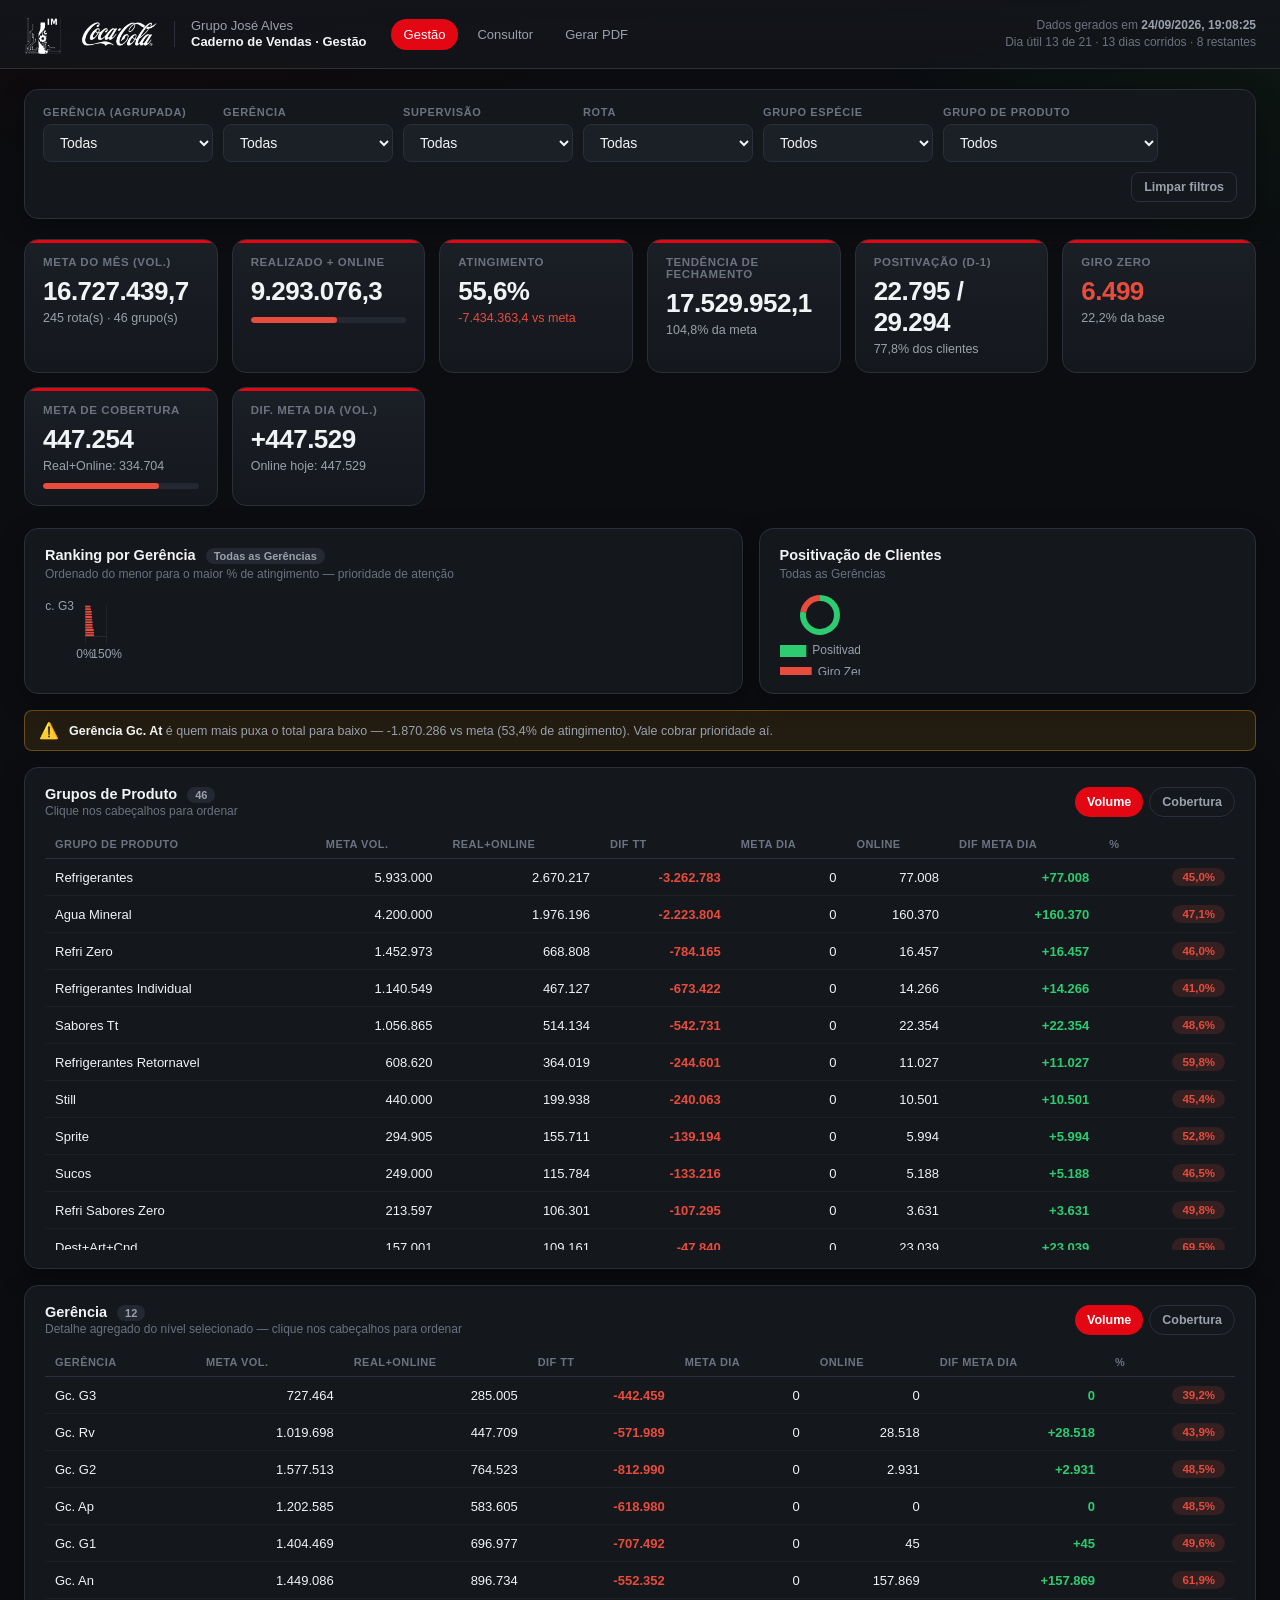
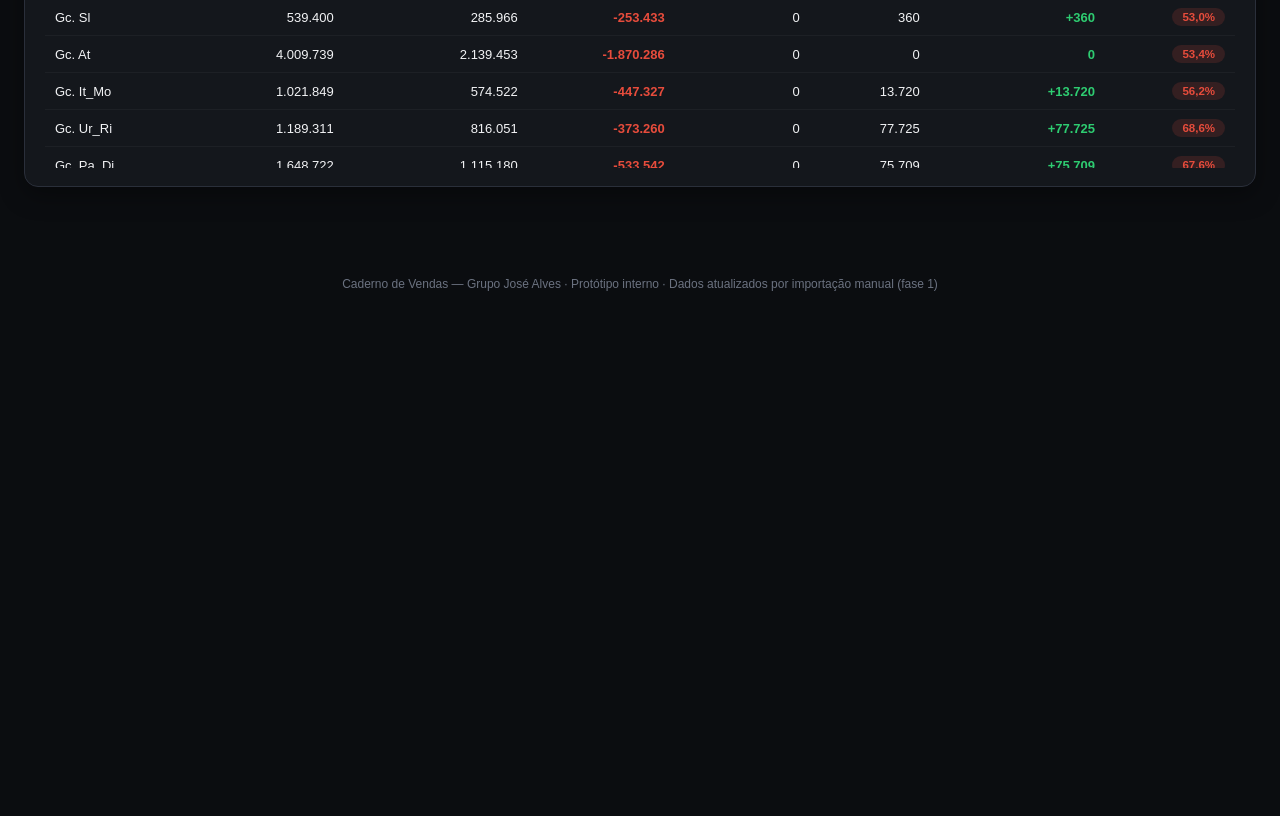
<file: index.html>
<!DOCTYPE html>
<html lang="pt-BR">
<head>
<meta charset="UTF-8">
<meta name="viewport" content="width=device-width, initial-scale=1.0">
<title>Caderno de Vendas · Gestão</title>
<link rel="stylesheet" href="./style.css">
<script src="./lib/chart.umd.js"></script>
</head>
<body>

<div class="topbar">
  <div class="im-badge"><img src="./assets/im-logo.png" alt="IM"></div>
  <div class="brand-ko"><img src="./assets/coca-cola-logo.png" alt="Coca-Cola"></div>
  <div class="brand-sep"></div>
  <div class="brand-sub">Grupo José Alves<br><b>Caderno de Vendas · Gestão</b></div>
  <div class="nav-links">
    <a href="./index.html" class="active">Gestão</a>
    <a href="./consultor.html">Consultor</a>
    <a href="./pdf.html">Gerar PDF</a>
  </div>
  <div class="spacer"></div>
  <div class="meta" id="topMeta">carregando...</div>
</div>

<div class="container">

  <div class="filterbar">
    <div class="field">
      <label>Gerência (agrupada)</label>
      <select id="fGcAgr"><option value="">Todas</option></select>
    </div>
    <div class="field">
      <label>Gerência</label>
      <select id="fGc"><option value="">Todas</option></select>
    </div>
    <div class="field">
      <label>Supervisão</label>
      <select id="fSv"><option value="">Todas</option></select>
    </div>
    <div class="field">
      <label>Rota</label>
      <select id="fRota"><option value="">Todas</option></select>
    </div>
    <div class="field">
      <label>Grupo Espécie</label>
      <select id="fGrupoEspecie"><option value="">Todos</option></select>
    </div>
    <div class="field">
      <label>Grupo de Produto</label>
      <select id="fProduto"><option value="">Todos</option></select>
    </div>
    <button class="btn ghost sm" id="btnClear" style="margin-left:auto">Limpar filtros</button>
  </div>

  <div id="app" class="loading">Carregando dados…</div>

</div>

<footer class="note">Caderno de Vendas — Grupo José Alves · Protótipo interno · Dados atualizados por importação manual (fase 1)</footer>

<script src="./data.js"></script>
<script src="./app-common.js"></script>
<script src="./app-gestao.js"></script>
</body>
</html>
</file>
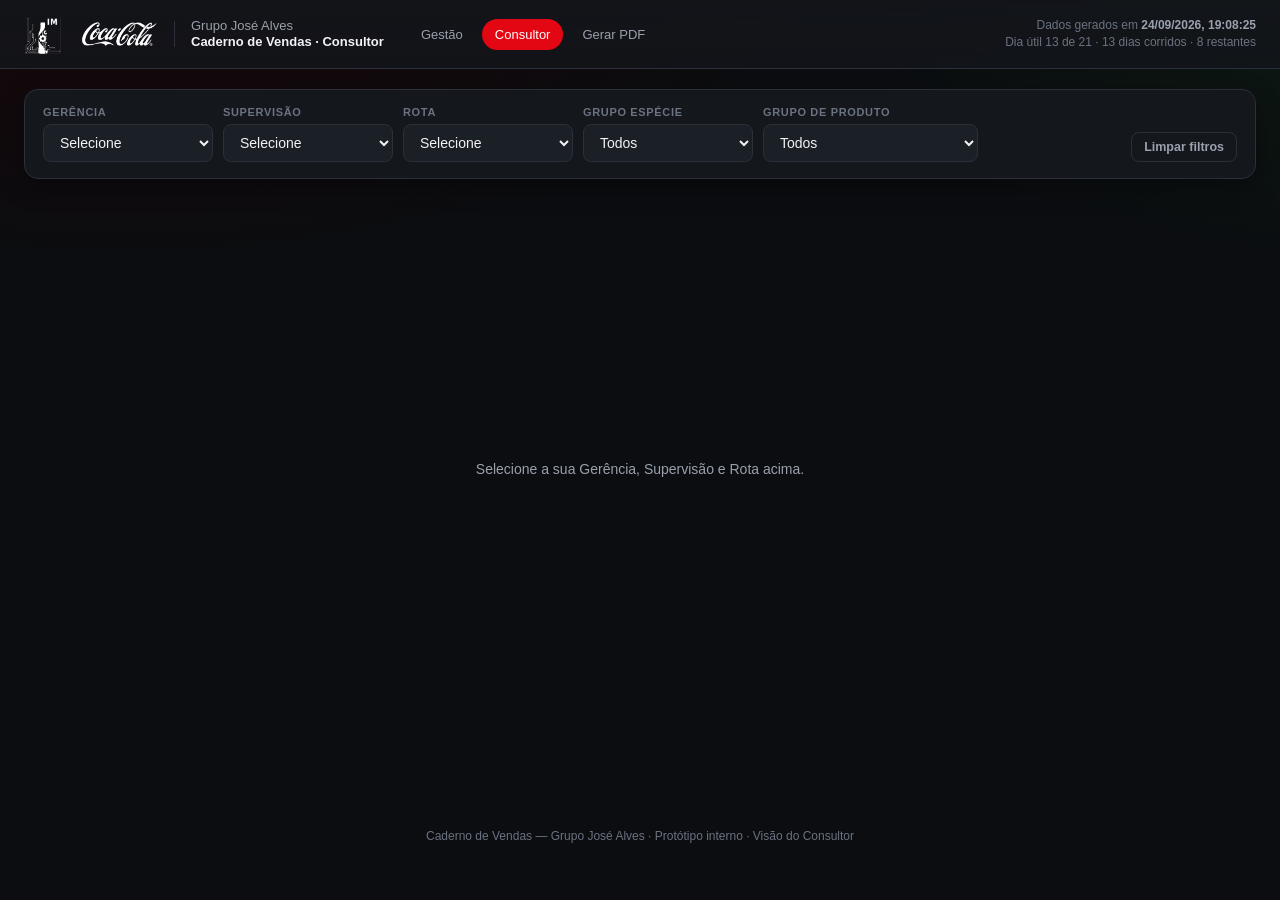
<file: consultor.html>
<!DOCTYPE html>
<html lang="pt-BR">
<head>
<meta charset="UTF-8">
<meta name="viewport" content="width=device-width, initial-scale=1.0">
<title>Caderno de Vendas · Consultor</title>
<link rel="stylesheet" href="./style.css">
<script src="./lib/chart.umd.js"></script>
</head>
<body>

<div class="topbar">
  <div class="im-badge"><img src="./assets/im-logo.png" alt="IM"></div>
  <div class="brand-ko"><img src="./assets/coca-cola-logo.png" alt="Coca-Cola"></div>
  <div class="brand-sep"></div>
  <div class="brand-sub">Grupo José Alves<br><b>Caderno de Vendas · Consultor</b></div>
  <div class="nav-links">
    <a href="./index.html">Gestão</a>
    <a href="./consultor.html" class="active">Consultor</a>
    <a href="./pdf.html">Gerar PDF</a>
  </div>
  <div class="spacer"></div>
  <div class="meta" id="topMeta">carregando...</div>
</div>

<div class="container">

  <div class="filterbar">
    <div class="field">
      <label>Gerência</label>
      <select id="fGc"><option value="">Selecione</option></select>
    </div>
    <div class="field">
      <label>Supervisão</label>
      <select id="fSv"><option value="">Selecione</option></select>
    </div>
    <div class="field">
      <label>Rota</label>
      <select id="fRota"><option value="">Selecione</option></select>
    </div>
    <div class="field">
      <label>Grupo Espécie</label>
      <select id="fGrupoEspecie"><option value="">Todos</option></select>
    </div>
    <div class="field">
      <label>Grupo de Produto</label>
      <select id="fProduto"><option value="">Todos</option></select>
    </div>
    <button class="btn ghost sm" id="btnClear" style="margin-left:auto">Limpar filtros</button>
  </div>

  <div id="app" class="loading">Selecione a sua Gerência, Supervisão e Rota acima.</div>

</div>

<footer class="note">Caderno de Vendas — Grupo José Alves · Protótipo interno · Visão do Consultor</footer>

<script src="./data.js"></script>
<script src="./app-common.js"></script>
<script src="./app-consultor.js"></script>
</body>
</html>
</file>
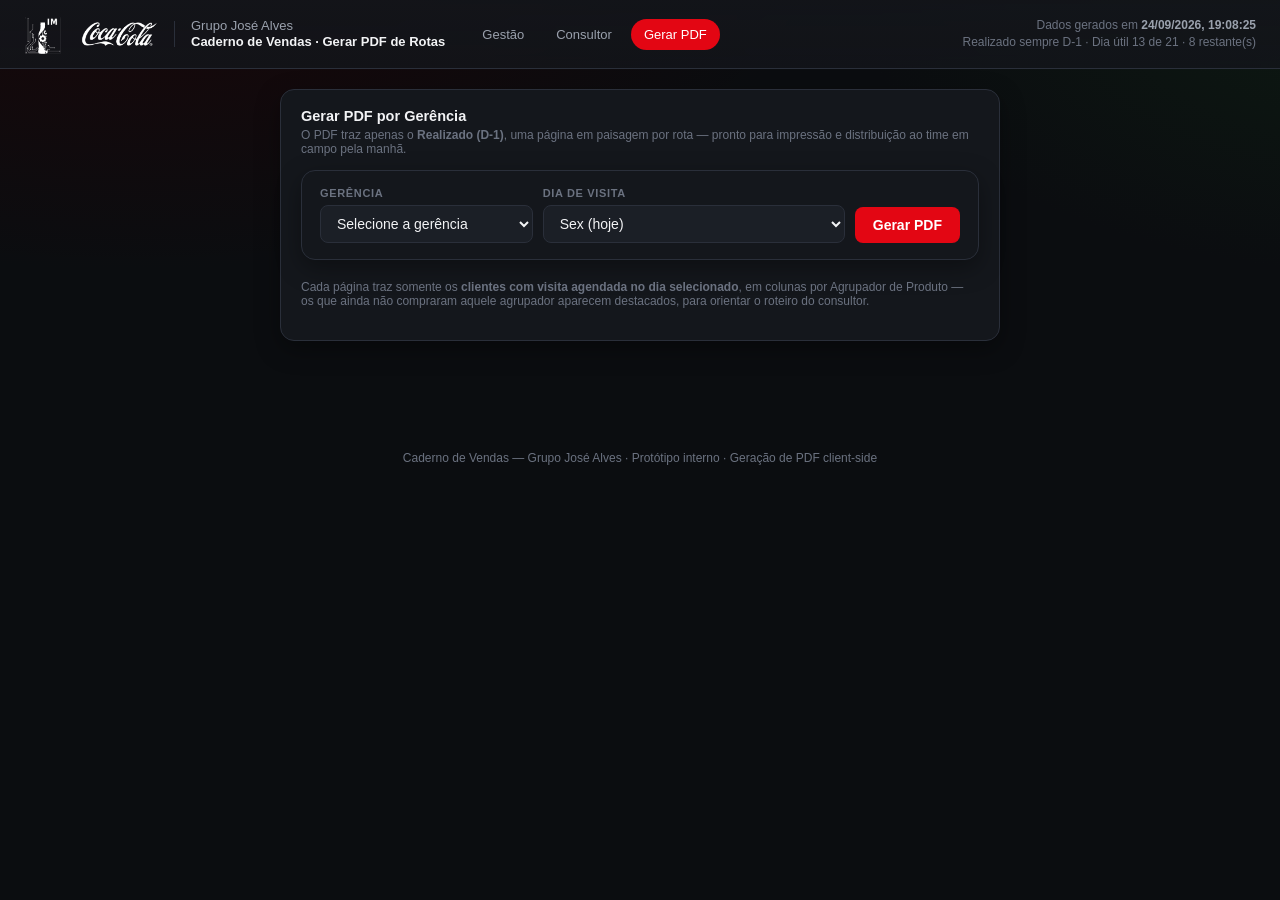
<file: pdf.html>
<!DOCTYPE html>
<html lang="pt-BR">
<head>
<meta charset="UTF-8">
<meta name="viewport" content="width=device-width, initial-scale=1.0">
<title>Caderno de Vendas · Gerar PDF</title>
<link rel="stylesheet" href="./style.css">
<script src="./lib/jspdf.umd.min.js"></script>
<script src="./lib/jspdf.plugin.autotable.min.js"></script>
</head>
<body>

<div class="topbar">
  <div class="im-badge"><img src="./assets/im-logo.png" alt="IM"></div>
  <div class="brand-ko"><img src="./assets/coca-cola-logo.png" alt="Coca-Cola"></div>
  <div class="brand-sep"></div>
  <div class="brand-sub">Grupo José Alves<br><b>Caderno de Vendas · Gerar PDF de Rotas</b></div>
  <div class="nav-links">
    <a href="./index.html">Gestão</a>
    <a href="./consultor.html">Consultor</a>
    <a href="./pdf.html" class="active">Gerar PDF</a>
  </div>
  <div class="spacer"></div>
  <div class="meta" id="topMeta">carregando...</div>
</div>

<div class="container">
  <div class="panel" style="max-width:720px; margin: 0 auto 20px;">
    <h3>Gerar PDF por Gerência</h3>
    <div class="panel-sub">
      O PDF traz apenas o <b>Realizado (D-1)</b>, uma página em paisagem por rota — pronto para impressão e distribuição
      ao time em campo pela manhã.
    </div>
    <div class="filterbar" style="margin-top:6px">
      <div class="field" style="flex:1">
        <label>Gerência</label>
        <select id="fGc"><option value="">Selecione a gerência</option></select>
      </div>
      <div class="field">
        <label>Dia de visita</label>
        <select id="fDia"></select>
      </div>
      <button class="btn" id="btnGerar" disabled>Gerar PDF</button>
    </div>
    <div class="panel-sub" style="margin-top:10px">
      Cada página traz somente os <b>clientes com visita agendada no dia selecionado</b>,
      em colunas por Agrupador de Produto — os que ainda não compraram aquele agrupador
      aparecem destacados, para orientar o roteiro do consultor.
    </div>
    <div id="status" style="margin-top:12px; font-size:13px; color:var(--text-dim)"></div>
  </div>
</div>

<footer class="note">Caderno de Vendas — Grupo José Alves · Protótipo interno · Geração de PDF client-side</footer>

<script src="./data.js"></script>
<script src="./app-common.js"></script>
<script src="./app-pdf.js"></script>
</body>
</html>
</file>
<file: style.css>
:root{
  --bg: #0b0d10;
  --bg-elev1: #14171c;
  --bg-elev2: #1b1f26;
  --bg-elev3: #232833;
  --border: #2a2f3a;
  --text: #f2f3f5;
  --text-dim: #9aa1ad;
  --text-faint: #6b7280;
  --ko-red: #e30613;
  --ko-red-dim: #7a0a10;
  --good: #2ecc71;
  --warn: #f5a623;
  --bad: #e74c3c;
  --accent: #ffffff;
  --radius: 14px;
  --radius-sm: 8px;
  --shadow: 0 8px 24px rgba(0,0,0,.35);
  font-size: 16px;
}

*{box-sizing:border-box}
html,body{margin:0;padding:0}
body{
  background: radial-gradient(1200px 600px at 10% -10%, #1a0507 0%, transparent 60%),
              radial-gradient(1000px 500px at 110% 0%, #0d1a12 0%, transparent 55%),
              var(--bg);
  color: var(--text);
  font-family: 'Inter', -apple-system, BlinkMacSystemFont, "Segoe UI", Roboto, Helvetica, Arial, sans-serif;
  min-height:100vh;
}

a{color:inherit}

/* ---------- Topbar ---------- */
.topbar{
  display:flex; align-items:center; gap:16px;
  padding: 14px 24px;
  background: linear-gradient(180deg, rgba(19,21,26,.95), rgba(19,21,26,.85));
  border-bottom: 1px solid var(--border);
  position: sticky; top:0; z-index: 50;
  backdrop-filter: blur(8px);
}
.topbar .im-badge{ height:40px; width:40px; flex:none; }
.topbar .im-badge img{width:100%;height:100%;object-fit:contain;display:block}
.brand-ko img{ height:26px; display:block; }
.brand-sep{width:1px;height:26px;background:var(--border)}
.brand-sub{ font-size:13px; color:var(--text-dim); line-height:1.2 }
.brand-sub b{color:var(--text); font-weight:600}
.topbar .spacer{flex:1}
.topbar .meta{
  font-size:12px; color:var(--text-faint); text-align:right; line-height:1.4;
}
.topbar .meta b{color:var(--text-dim)}
.nav-links{display:flex; gap:6px; margin-left: 8px}
.nav-links a{
  font-size:13px; padding:7px 12px; border-radius:999px; color:var(--text-dim);
  text-decoration:none; border:1px solid transparent;
}
.nav-links a:hover{color:var(--text); border-color:var(--border); background:var(--bg-elev2)}
.nav-links a.active{color:#fff; background:var(--ko-red); }

/* ---------- Layout ---------- */
.container{ max-width:1440px; margin:0 auto; padding: 20px 24px 60px; }

.filterbar{
  display:flex; flex-wrap:wrap; gap:10px; align-items:flex-end;
  background: var(--bg-elev1); border:1px solid var(--border);
  border-radius: var(--radius); padding:16px 18px; margin-bottom:20px;
  box-shadow: var(--shadow);
}
.filterbar .field{ display:flex; flex-direction:column; gap:6px; min-width:170px; }
.filterbar label{ font-size:11px; text-transform:uppercase; letter-spacing:.06em; color:var(--text-faint); font-weight:600 }
select, input[type=text]{
  background: var(--bg-elev2); border:1px solid var(--border); color:var(--text);
  padding:9px 12px; border-radius: var(--radius-sm); font-size:14px; min-width:160px;
  outline:none;
}
select:focus, input:focus{ border-color: var(--ko-red); }
.btn{
  background: var(--ko-red); color:#fff; border:none; padding:10px 18px;
  border-radius: var(--radius-sm); font-size:14px; font-weight:600; cursor:pointer;
  transition: filter .15s ease, transform .05s ease;
}
.btn:hover{filter:brightness(1.1)}
.btn:active{transform: translateY(1px)}
.btn.ghost{ background:transparent; border:1px solid var(--border); color:var(--text-dim) }
.btn.ghost:hover{color:var(--text); border-color:#454b58}
.btn.sm{padding:7px 12px; font-size:12.5px}
.view-toggle{display:inline-flex; gap:6px}
.view-toggle .btn{border-radius:999px}

.drag-callout{
  display:flex; align-items:center; gap:10px; margin:10px 0 16px;
  background: rgba(245,166,35,.1); border:1px solid rgba(245,166,35,.35);
  border-radius: var(--radius-sm); padding:10px 14px; font-size:12.5px; color:var(--text-dim);
}
.drag-callout b{color:var(--text)}
.drag-callout .ico{font-size:16px}

/* ---------- KPI cards ---------- */
.kpi-grid{ display:grid; grid-template-columns: repeat(auto-fit, minmax(190px,1fr)); gap:14px; margin-bottom:22px; }
.kpi-card{
  background: linear-gradient(180deg, var(--bg-elev2), var(--bg-elev1));
  border:1px solid var(--border); border-radius: var(--radius); padding:16px 18px;
  position:relative; overflow:hidden;
}
.kpi-card::before{
  content:""; position:absolute; inset:0 0 auto 0; height:3px;
  background: var(--ko-red);
}
.kpi-card .lbl{ font-size:11.5px; text-transform:uppercase; letter-spacing:.05em; color:var(--text-faint); font-weight:600; margin-bottom:8px}
.kpi-card .val{ font-size:26px; font-weight:800; letter-spacing:-.02em; }
.kpi-card .sub{ font-size:12.5px; color:var(--text-dim); margin-top:4px; }
.kpi-card .sub.good{color:var(--good)}
.kpi-card .sub.bad{color:var(--bad)}
.kpi-card .bar{height:6px; border-radius:99px; background:var(--bg-elev3); margin-top:10px; overflow:hidden}
.kpi-card .bar > i{display:block; height:100%; border-radius:99px; background:var(--ko-red)}

.pill{ display:inline-flex; align-items:center; gap:6px; padding:3px 10px; border-radius:999px; font-size:11.5px; font-weight:700; }
.pill.good{background:rgba(46,204,113,.15); color:var(--good)}
.pill.warn{background:rgba(245,166,35,.15); color:var(--warn)}
.pill.bad{background:rgba(231,76,60,.15); color:var(--bad)}

/* ---------- Panels / cards ---------- */
.grid-2{ display:grid; grid-template-columns: 1.3fr .9fr; gap:16px; margin-bottom:16px}
.grid-3{ display:grid; grid-template-columns: repeat(3,1fr); gap:16px; margin-bottom:16px}
@media (max-width:1100px){ .grid-2, .grid-3{ grid-template-columns:1fr } }

.panel{
  background: var(--bg-elev1); border:1px solid var(--border); border-radius: var(--radius);
  padding:18px 20px; box-shadow: var(--shadow);
}
.panel h3{ margin:0 0 4px; font-size:14.5px; font-weight:700; }
.panel .panel-sub{ font-size:12px; color:var(--text-faint); margin-bottom:14px}
.panel canvas{max-width:100%}

/* ---------- Tables ---------- */
table.data{ width:100%; border-collapse:collapse; font-size:13px; }
table.data th{
  text-align:left; font-size:11px; text-transform:uppercase; letter-spacing:.04em;
  color:var(--text-faint); font-weight:700; padding:8px 10px; border-bottom:1px solid var(--border);
  position:sticky; top:0; background:var(--bg-elev1);
  cursor:pointer; user-select:none;
}
table.data th:hover{color:var(--text)}
table.data td{ padding:9px 10px; border-bottom:1px solid rgba(255,255,255,.04); }
table.data tbody tr:hover{ background: rgba(255,255,255,.03); }
.table-scroll{ max-height: 420px; overflow:auto; border-radius: var(--radius-sm); }
.right{text-align:right}
.center{text-align:center}
.mono{font-variant-numeric: tabular-nums}
.rowbar{ position:relative; }
.rowbar-fill{ position:absolute; left:0; top:0; bottom:0; background:rgba(227,6,19,.14); z-index:0 }
.rowbar-content{position:relative; z-index:1}

.tag-neg{color:var(--bad); font-weight:600}
.tag-pos{color:var(--good); font-weight:600}

footer.note{ text-align:center; color:var(--text-faint); font-size:12px; padding:30px 0 10px; }

/* ---------- Empty / loading ---------- */
.loading{ display:flex; align-items:center; justify-content:center; height:60vh; color:var(--text-dim); font-size:14px; }
.badge-count{ background:var(--bg-elev3); color:var(--text-dim); border-radius:999px; padding:2px 8px; font-size:11px; margin-left:6px }
</file>
